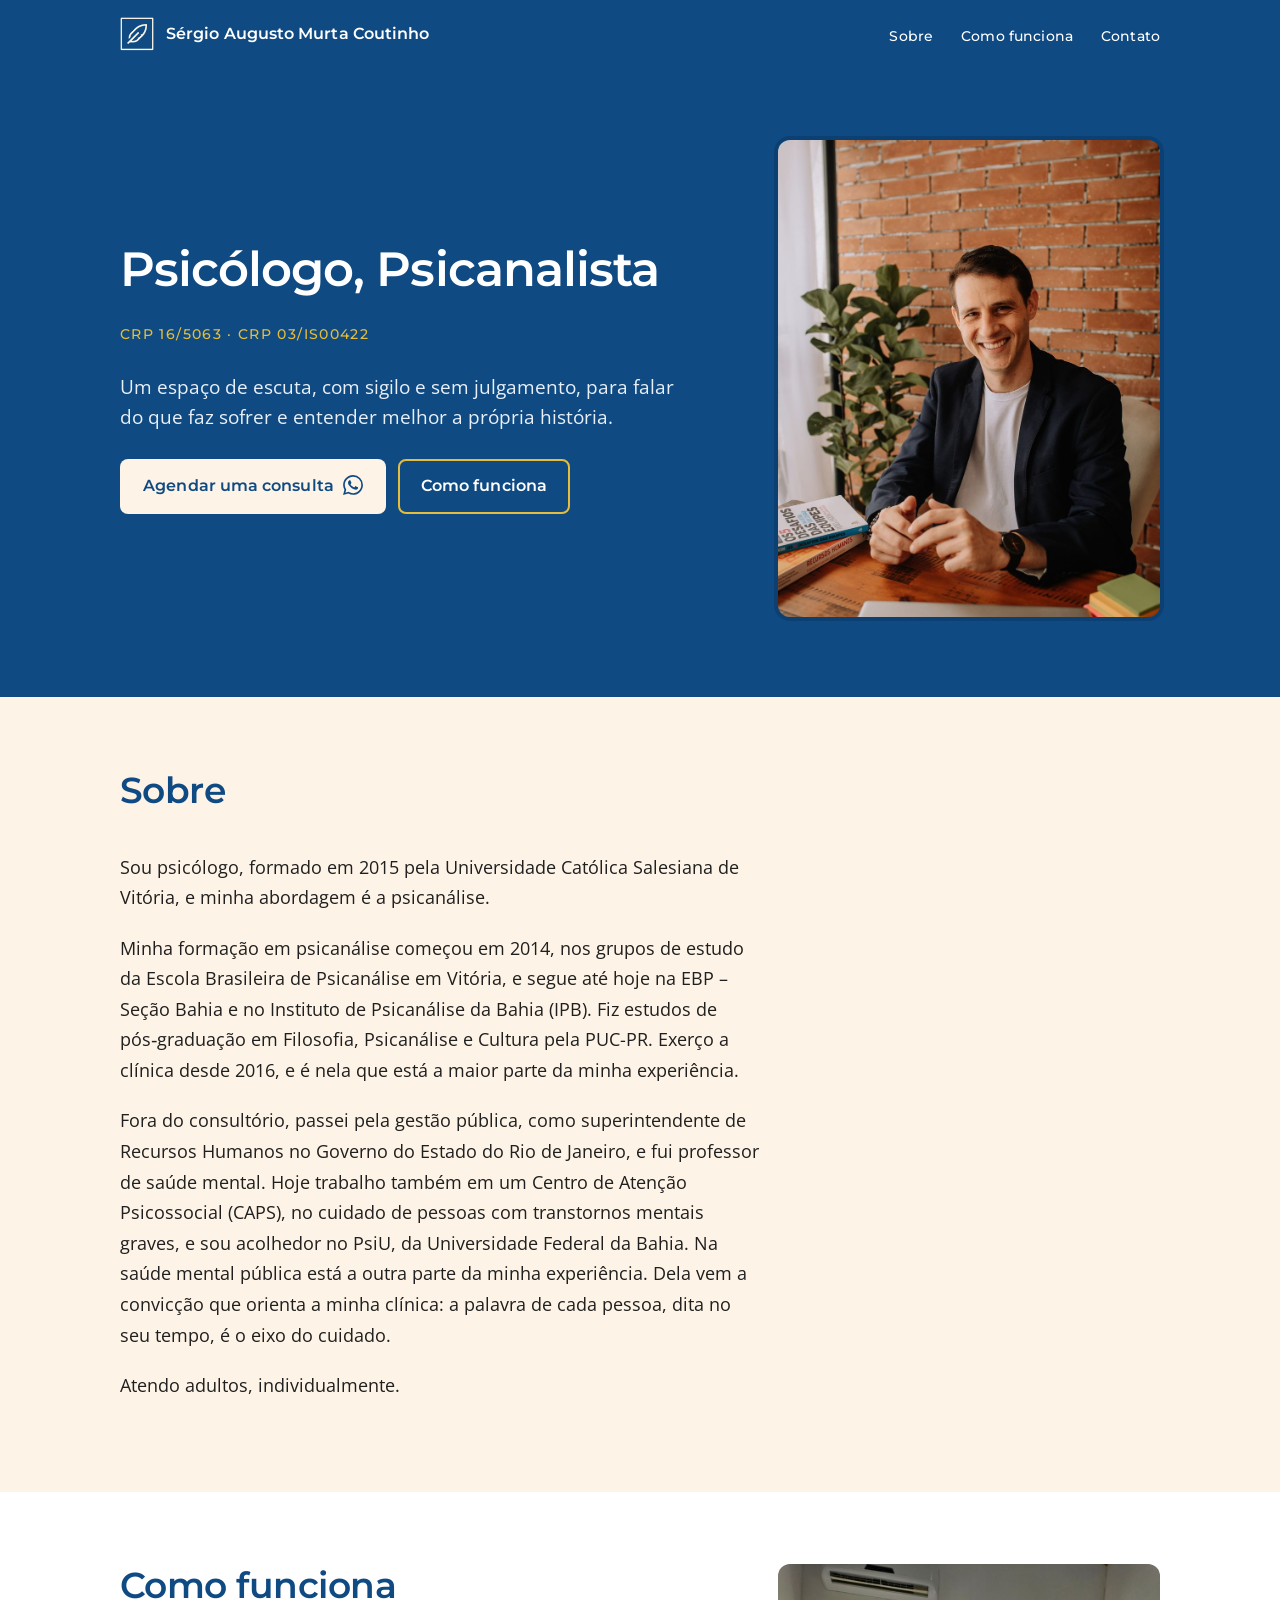
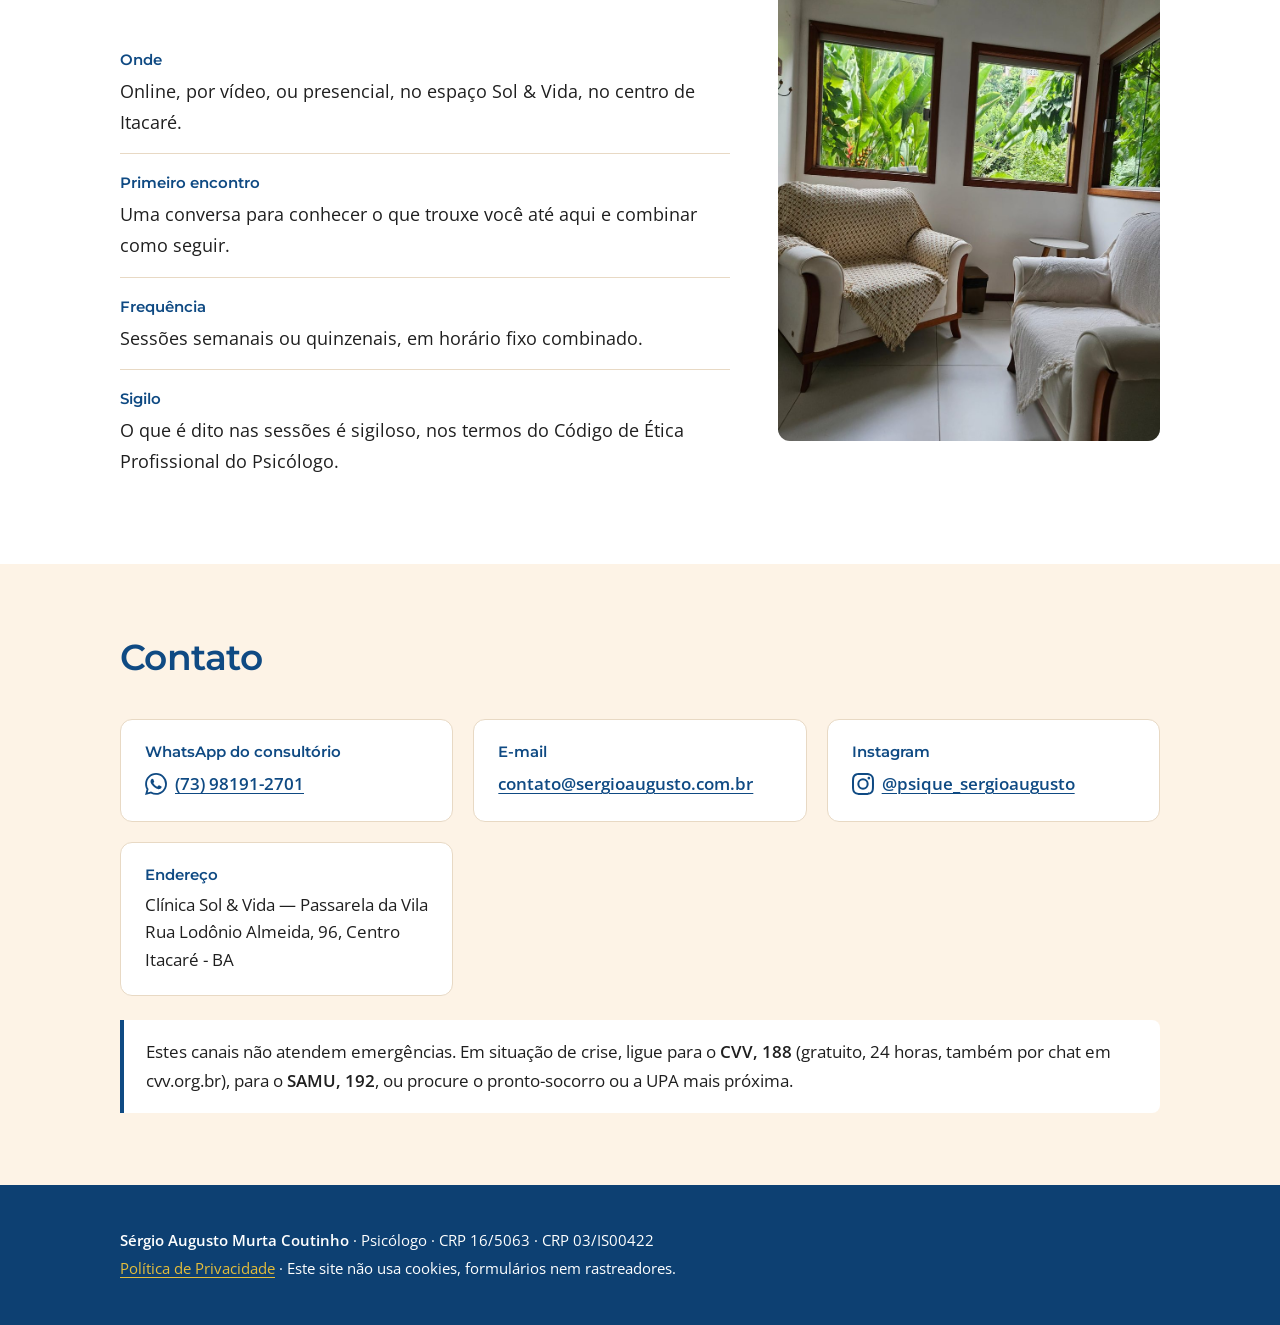
<file: index.html>
<!doctype html>
<html lang="pt-BR">
<head>
<meta charset="utf-8">
<meta name="viewport" content="width=device-width, initial-scale=1">
<title>Psicólogo, Psicanalista · Online e Itacaré (BA)</title>
<meta name="description" content="Sérgio Augusto Murta Coutinho, psicólogo, psicanalista (CRP 16/5063 · CRP 03/IS00422). Atendimento de adultos online e em Itacaré (BA).">
<meta http-equiv="Content-Security-Policy" content="default-src 'self'; img-src 'self'; style-src 'self' 'unsafe-inline'; font-src 'self'; script-src 'none'; object-src 'none'; base-uri 'self'; form-action 'none'">
<meta name="referrer" content="no-referrer">
<meta property="og:title" content="Psicólogo, Psicanalista · Online e Itacaré (BA)">
<meta property="og:description" content="Sérgio Augusto Murta Coutinho, psicólogo, psicanalista (CRP 16/5063 · CRP 03/IS00422). Atendimento de adultos online e em Itacaré (BA).">
<meta property="og:image" content="https://sergioaugusto.com.br/assets/img/compartilhar.jpg">
<meta property="og:locale" content="pt_BR">
<meta property="og:url" content="https://sergioaugusto.com.br/">
<meta property="og:type" content="website">
<link rel="icon" href="/favicon.ico" sizes="48x48">
<link rel="icon" type="image/png" sizes="16x16" href="/favicon-16x16.png">
<link rel="icon" type="image/png" sizes="32x32" href="/favicon-32x32.png">
<link rel="icon" type="image/png" sizes="96x96" href="/favicon-96x96.png">
<link rel="icon" type="image/png" sizes="192x192" href="/android-chrome-192x192.png">
<link rel="icon" type="image/png" sizes="512x512" href="/android-chrome-512x512.png">
<link rel="apple-touch-icon" sizes="180x180" href="/apple-touch-icon.png">
<link rel="preload" href="/assets/fontes/OpenSans.woff2" as="font" type="font/woff2" crossorigin>
<link rel="preload" href="/assets/fontes/Montserrat.woff2" as="font" type="font/woff2" crossorigin>
<link rel="stylesheet" href="/assets/estilo.css">
<link rel="canonical" href="https://sergioaugusto.com.br/">
<script type="application/ld+json">
{"@context": "https://schema.org", "@type": "Psychologist",
 "name": "Sérgio Augusto Murta Coutinho",
 "description": "Psicólogo, Psicanalista. Atendimento de adultos online e em Itacaré (BA).",
 "url": "https://sergioaugusto.com.br/",
 "telephone": "+55 73 98191-2701",
 "email": "contato@sergioaugusto.com.br",
 "sameAs": ["https://www.instagram.com/psique_sergioaugusto/"],
 "address": {"@type": "PostalAddress", "addressLocality": "Itacaré", "addressRegion": "BA", "addressCountry": "BR"},
 "areaServed": [{"@type": "City", "name": "Itacaré, BA"}, {"@type": "Country", "name": "Brasil"}],
 "availableService": {"@type": "MedicalTherapy", "name": "Atendimento individual de psicologia e psicanálise para adultos, online e presencial em Itacaré (BA)"},
 "identifier": [{"@type": "PropertyValue", "name": "CRP", "value": "16/5063"}, {"@type": "PropertyValue", "name": "CRP", "value": "03/IS00422"}]}
</script>
</head>
<body>
<a class="pular" href="#conteudo">Pular para o conteúdo</a>

<header class="topo">
  <div class="conteiner">
    <a class="marca" href="/"><img src="/assets/img/pena.png" alt="" width="36" height="36">Sérgio Augusto Murta Coutinho</a>
    <nav aria-label="Seções"><ul class="menu">
      <li><a href="#sobre">Sobre</a></li>
      <li><a href="#como-funciona">Como funciona</a></li>
      <li><a href="#contato">Contato</a></li>
    </ul></nav>
  </div>
</header>

<main id="conteudo">
  <section class="inicio" id="inicio">
    <div class="conteiner duas">
      <div>
        <h1>Psicólogo, Psicanalista</h1>
        <p class="linha-prof">CRP 16/5063 · CRP 03/IS00422</p>
        <p class="resumo">Um espaço de escuta, com sigilo e sem julgamento, para falar do que faz sofrer e entender melhor a própria história.</p>
        <div class="acoes">
          <a class="botao" href="https://wa.me/5573981912701">Agendar uma consulta<svg class="icone" viewBox="0 0 24 24" width="20" height="20" aria-hidden="true" focusable="false"><path fill="currentColor" d="M17.472 14.382c-.297-.149-1.758-.867-2.03-.967-.273-.099-.471-.148-.67.15-.197.297-.767.966-.94 1.164-.173.199-.347.223-.644.075-.297-.15-1.255-.463-2.39-1.475-.883-.788-1.48-1.761-1.653-2.059-.173-.297-.018-.458.13-.606.134-.133.298-.347.446-.52.149-.174.198-.298.298-.497.099-.198.05-.371-.025-.52-.075-.149-.669-1.612-.916-2.207-.242-.579-.487-.5-.669-.51-.173-.008-.371-.01-.57-.01-.198 0-.52.074-.792.372-.272.297-1.04 1.016-1.04 2.479 0 1.462 1.065 2.875 1.213 3.074.149.198 2.096 3.2 5.077 4.487.709.306 1.262.489 1.694.625.712.227 1.36.195 1.871.118.571-.085 1.758-.719 2.006-1.413.248-.694.248-1.289.173-1.413-.074-.124-.272-.198-.57-.347m-5.421 7.403h-.004a9.87 9.87 0 01-5.031-1.378l-.361-.214-3.741.982.998-3.648-.235-.374a9.86 9.86 0 01-1.51-5.26c.001-5.45 4.436-9.884 9.888-9.884 2.64 0 5.122 1.03 6.988 2.898a9.825 9.825 0 012.893 6.994c-.003 5.45-4.437 9.884-9.885 9.884m8.413-18.297A11.815 11.815 0 0012.05 0C5.495 0 .16 5.335.157 11.892c0 2.096.547 4.142 1.588 5.945L.057 24l6.305-1.654a11.882 11.882 0 005.683 1.448h.005c6.554 0 11.89-5.335 11.893-11.893a11.821 11.821 0 00-3.48-8.413z"/></svg></a>
          <a class="botao secundario" href="#como-funciona">Como funciona</a>
        </div>
      </div>
      <img class="retrato" src="/assets/img/sergio-augusto.jpg" width="900" height="1125" alt="Sérgio Augusto Murta Coutinho sentado à mesa de trabalho, sorrindo.">
    </div>
  </section>

  <section id="sobre">
    <div class="conteiner">
      <h2>Sobre</h2>
      <div class="leitura">
      <p>Sou psicólogo, formado em 2015 pela Universidade Católica Salesiana de Vitória, e minha abordagem é a psicanálise.</p>
      <p>Minha formação em psicanálise começou em 2014, nos grupos de estudo da Escola Brasileira de Psicanálise em Vitória, e segue até hoje na EBP – Seção Bahia e no Instituto de Psicanálise da Bahia (IPB). Fiz estudos de pós&#8209;graduação em Filosofia, Psicanálise e Cultura pela PUC-PR. Exerço a clínica desde 2016, e é nela que está a maior parte da minha experiência.</p>
      <p>Fora do consultório, passei pela gestão pública, como superintendente de Recursos Humanos no Governo do Estado do Rio de Janeiro, e fui professor de saúde mental. Hoje trabalho também em um Centro de Atenção Psicossocial (CAPS), no cuidado de pessoas com transtornos mentais graves, e sou acolhedor no PsiU, da Universidade Federal da Bahia. Na saúde mental pública está a outra parte da minha experiência. Dela vem a convicção que orienta a minha clínica: a palavra de cada pessoa, dita no seu tempo, é o eixo do cuidado.</p>
      <p>Atendo adultos, individualmente.</p>
      </div>
    </div>
  </section>

  <section id="como-funciona" class="alterna">
    <div class="conteiner duas">
      <div>
        <h2>Como funciona</h2>
        <ul class="passos">
          <li><strong>Onde</strong>Online, por vídeo, ou presencial, no espaço Sol &amp; Vida, no centro de Itacaré.</li>
          <li><strong>Primeiro encontro</strong>Uma conversa para conhecer o que trouxe você até aqui e combinar como seguir.</li>
          <li><strong>Frequência</strong>Sessões semanais ou quinzenais, em horário fixo combinado.</li>
          <li><strong>Sigilo</strong>O que é dito nas sessões é sigiloso, nos termos do Código de Ética Profissional do Psicólogo.</li>
        </ul>
      </div>
      <img class="foto" src="/assets/img/sala.jpg" width="900" height="1125" alt="Sala de atendimento com duas poltronas claras e janelas voltadas para o verde.">
    </div>
  </section>

  <section id="contato">
    <div class="conteiner">
      <h2>Contato</h2>
      <div class="contatos">
        <div class="cartao"><h3>WhatsApp do consultório</h3><a href="https://wa.me/5573981912701"><svg class="icone" viewBox="0 0 24 24" width="22" height="22" aria-hidden="true" focusable="false"><path fill="currentColor" d="M17.472 14.382c-.297-.149-1.758-.867-2.03-.967-.273-.099-.471-.148-.67.15-.197.297-.767.966-.94 1.164-.173.199-.347.223-.644.075-.297-.15-1.255-.463-2.39-1.475-.883-.788-1.48-1.761-1.653-2.059-.173-.297-.018-.458.13-.606.134-.133.298-.347.446-.52.149-.174.198-.298.298-.497.099-.198.05-.371-.025-.52-.075-.149-.669-1.612-.916-2.207-.242-.579-.487-.5-.669-.51-.173-.008-.371-.01-.57-.01-.198 0-.52.074-.792.372-.272.297-1.04 1.016-1.04 2.479 0 1.462 1.065 2.875 1.213 3.074.149.198 2.096 3.2 5.077 4.487.709.306 1.262.489 1.694.625.712.227 1.36.195 1.871.118.571-.085 1.758-.719 2.006-1.413.248-.694.248-1.289.173-1.413-.074-.124-.272-.198-.57-.347m-5.421 7.403h-.004a9.87 9.87 0 01-5.031-1.378l-.361-.214-3.741.982.998-3.648-.235-.374a9.86 9.86 0 01-1.51-5.26c.001-5.45 4.436-9.884 9.888-9.884 2.64 0 5.122 1.03 6.988 2.898a9.825 9.825 0 012.893 6.994c-.003 5.45-4.437 9.884-9.885 9.884m8.413-18.297A11.815 11.815 0 0012.05 0C5.495 0 .16 5.335.157 11.892c0 2.096.547 4.142 1.588 5.945L.057 24l6.305-1.654a11.882 11.882 0 005.683 1.448h.005c6.554 0 11.89-5.335 11.893-11.893a11.821 11.821 0 00-3.48-8.413z"/></svg>(73) 98191-2701</a></div>
        <div class="cartao"><h3>E-mail</h3><a href="mailto:contato@sergioaugusto.com.br">contato@sergioaugusto.com.br</a></div>
        <div class="cartao"><h3>Instagram</h3><a href="https://www.instagram.com/psique_sergioaugusto/" rel="noopener"><svg class="icone" viewBox="0 0 24 24" width="22" height="22" aria-hidden="true" focusable="false"><path fill="currentColor" d="M12 2.2c3.2 0 3.6 0 4.8.1 1.2.1 1.8.2 2.2.4.6.2 1 .5 1.4.9.4.4.7.8.9 1.4.2.4.4 1 .4 2.2.1 1.3.1 1.6.1 4.8s0 3.6-.1 4.8c-.1 1.2-.2 1.8-.4 2.2-.2.6-.5 1-.9 1.4-.4.4-.8.7-1.4.9-.4.2-1 .4-2.2.4-1.3.1-1.6.1-4.8.1s-3.6 0-4.8-.1c-1.2-.1-1.8-.2-2.2-.4-.6-.2-1-.5-1.4-.9-.4-.4-.7-.8-.9-1.4-.2-.4-.4-1-.4-2.2-.1-1.3-.1-1.6-.1-4.8s0-3.6.1-4.8c.1-1.2.2-1.8.4-2.2.2-.6.5-1 .9-1.4.4-.4.8-.7 1.4-.9.4-.2 1-.4 2.2-.4 1.2-.1 1.6-.1 4.8-.1M12 0C8.7 0 8.3 0 7.1.1 5.8.1 4.9.3 4.1.6c-.8.3-1.5.7-2.1 1.4C1.3 2.6.9 3.3.6 4.1.3 4.9.1 5.8.1 7.1 0 8.3 0 8.7 0 12s0 3.7.1 4.9c.1 1.3.3 2.2.6 2.9.3.8.7 1.5 1.4 2.1.7.7 1.3 1.1 2.1 1.4.8.3 1.6.5 2.9.6 1.2.1 1.6.1 4.9.1s3.7 0 4.9-.1c1.3-.1 2.2-.3 2.9-.6.8-.3 1.5-.7 2.1-1.4.7-.7 1.1-1.3 1.4-2.1.3-.8.5-1.6.6-2.9.1-1.2.1-1.6.1-4.9s0-3.7-.1-4.9c-.1-1.3-.3-2.2-.6-2.9-.3-.8-.7-1.5-1.4-2.1-.7-.7-1.3-1.1-2.1-1.4-.8-.3-1.6-.5-2.9-.6C15.7 0 15.3 0 12 0zm0 5.8a6.2 6.2 0 100 12.4 6.2 6.2 0 000-12.4zM12 16a4 4 0 110-8 4 4 0 010 8zm6.4-11.8a1.4 1.4 0 100 2.9 1.4 1.4 0 000-2.9z"/></svg>@psique_sergioaugusto</a></div>
        <div class="cartao"><h3>Endereço</h3><p>Clínica Sol &amp; Vida — Passarela da Vila<br>Rua Lodônio Almeida, 96, Centro<br>Itacaré - BA</p></div>
      </div>
      <p class="aviso">Estes canais não atendem emergências. Em situação de crise, ligue para o <strong>CVV, 188</strong> (gratuito, 24 horas, também por chat em cvv.org.br), para o <strong>SAMU, 192</strong>, ou procure o pronto-socorro ou a UPA mais próxima.</p>
    </div>
  </section>
</main>

<footer class="rodape">
  <div class="conteiner">
    <p><strong>Sérgio Augusto Murta Coutinho</strong> · Psicólogo · CRP 16/5063 · CRP 03/IS00422</p>
    <p><a href="/privacidade/">Política de Privacidade</a> · Este site não usa cookies, formulários nem rastreadores.</p>
  </div>
</footer>
</body>
</html>
</file>
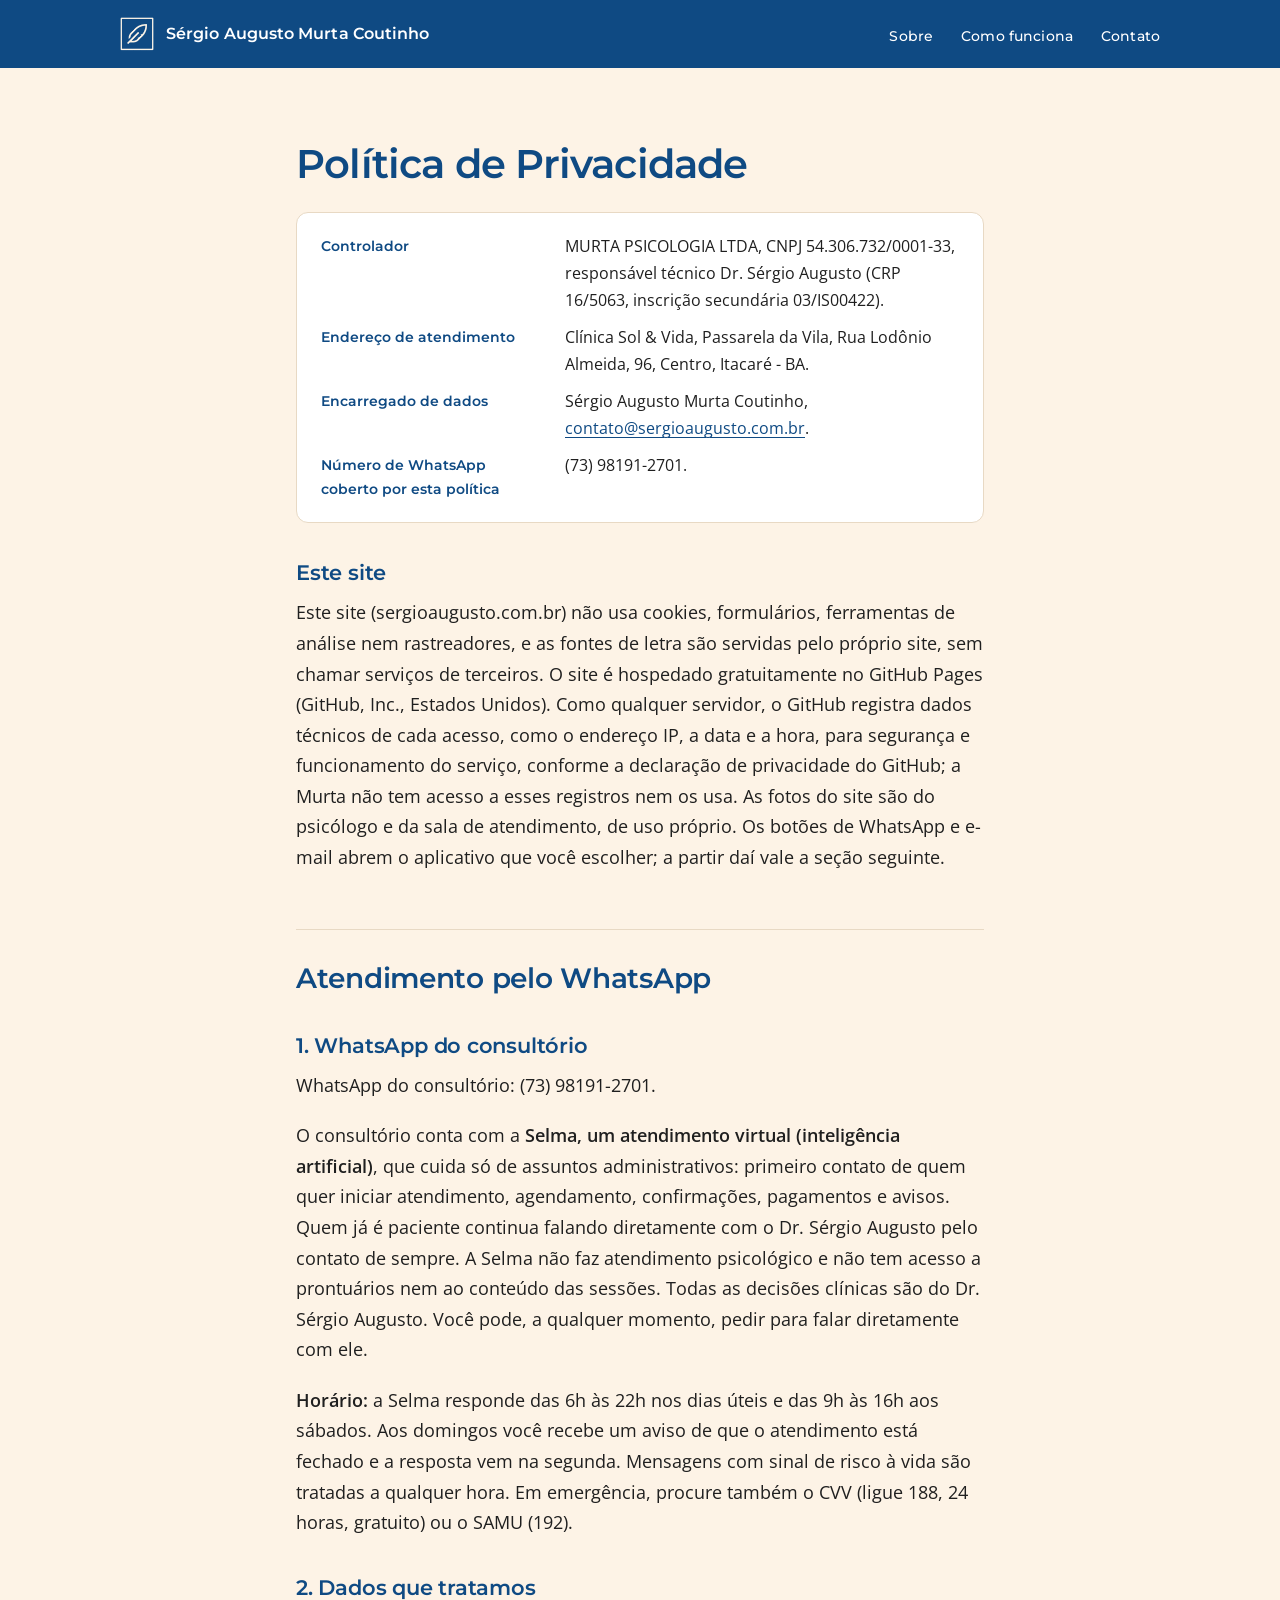
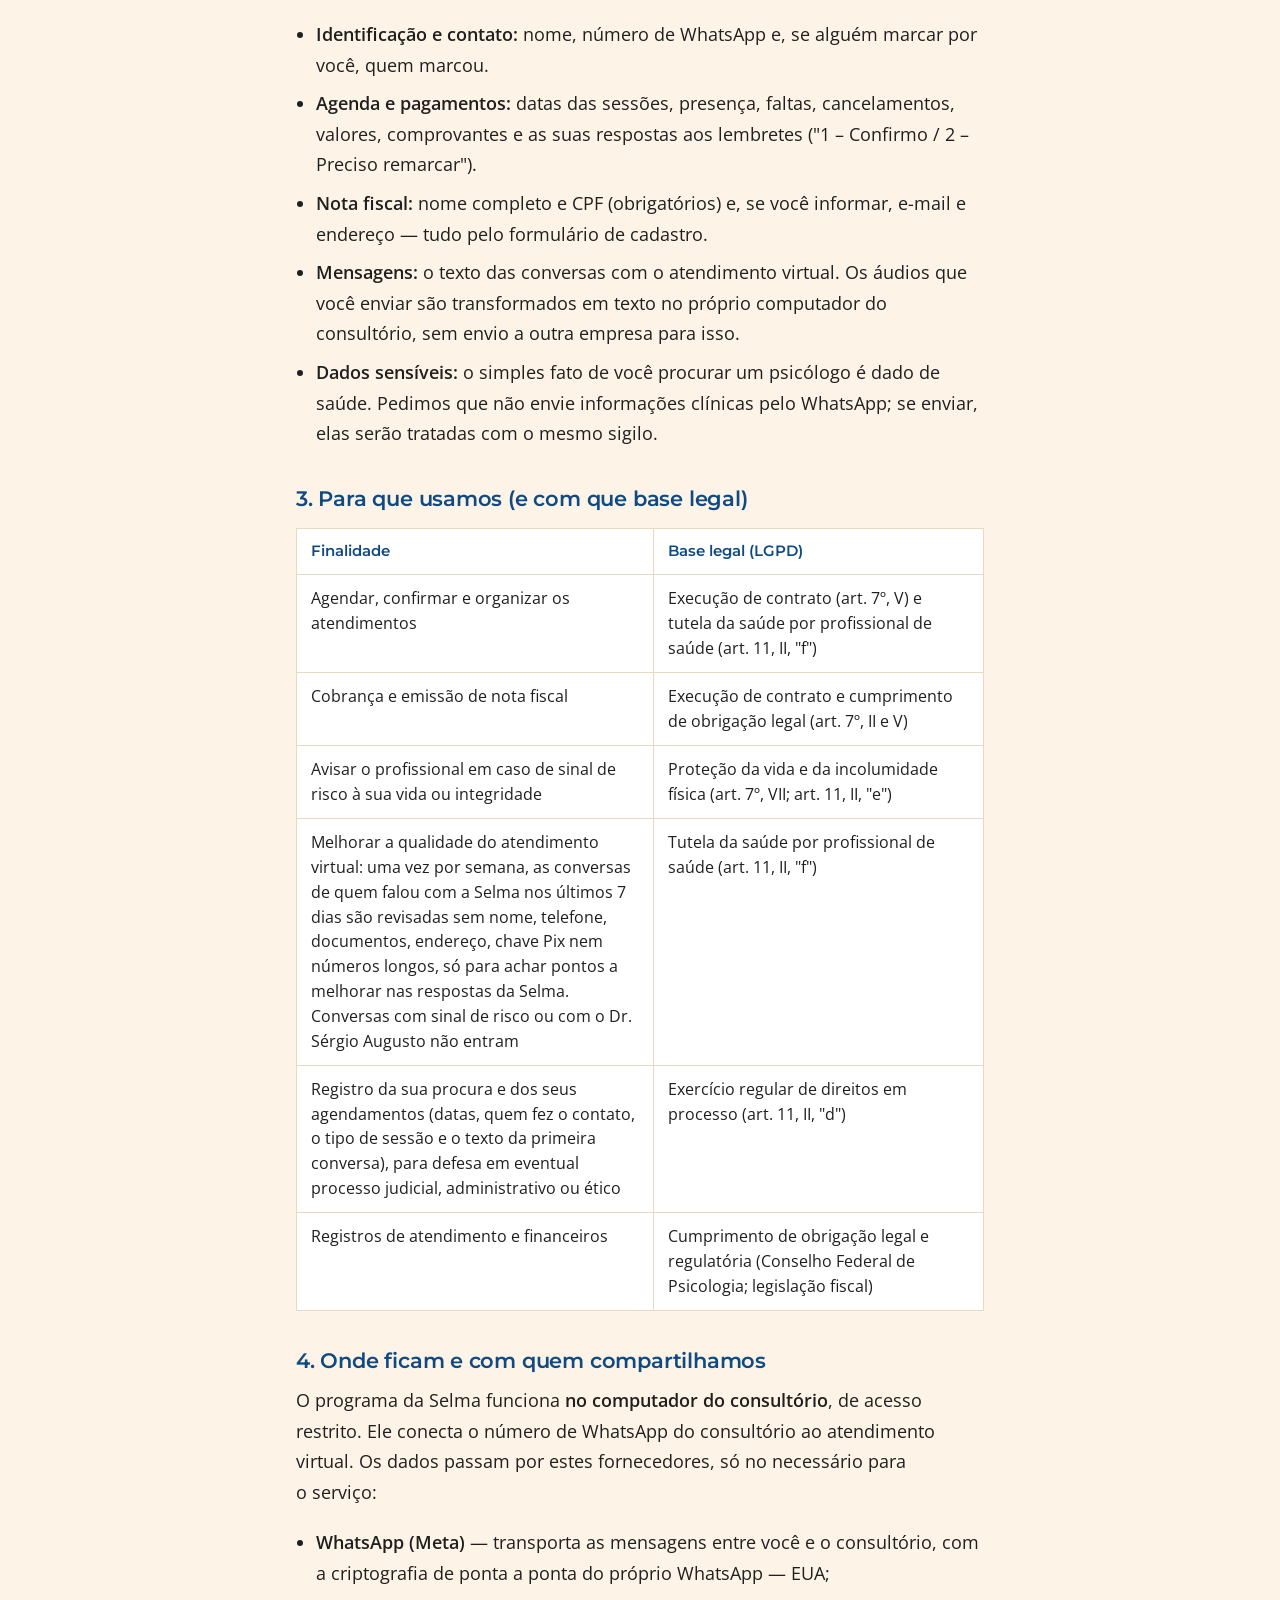
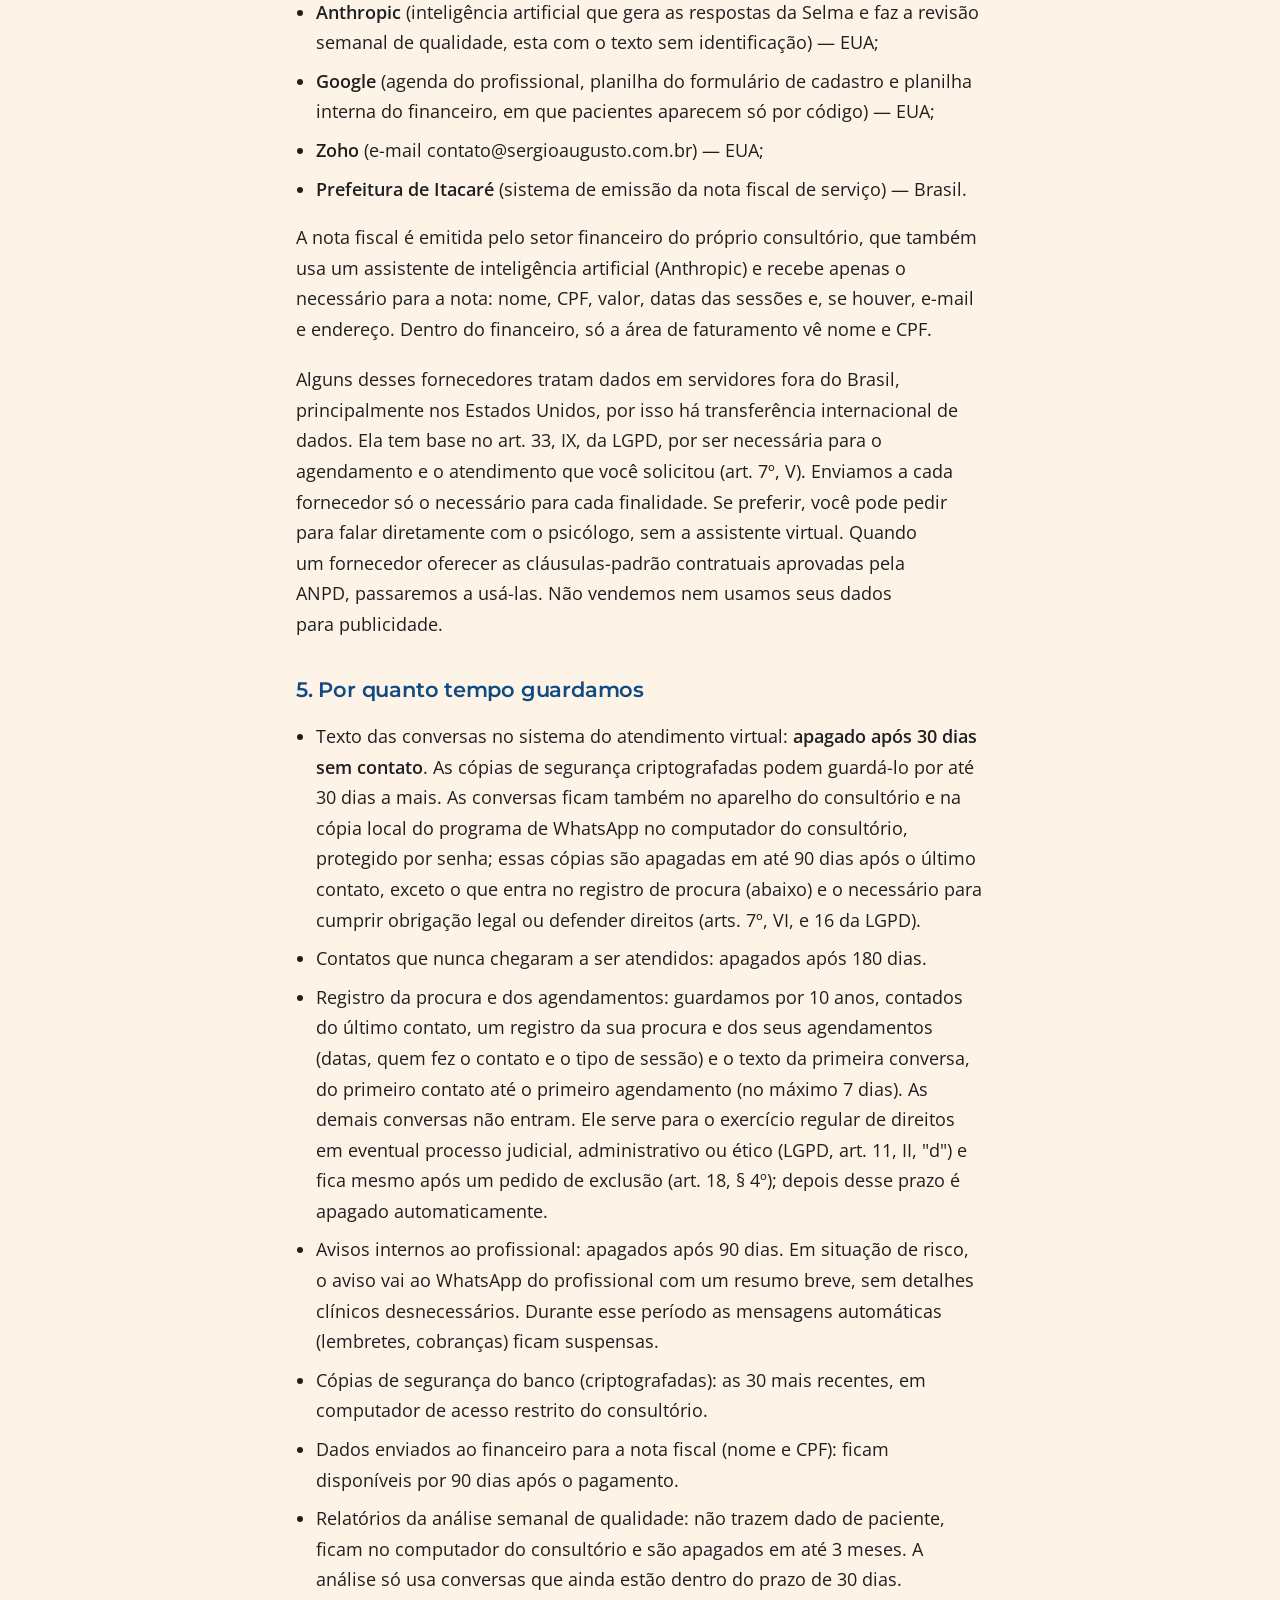
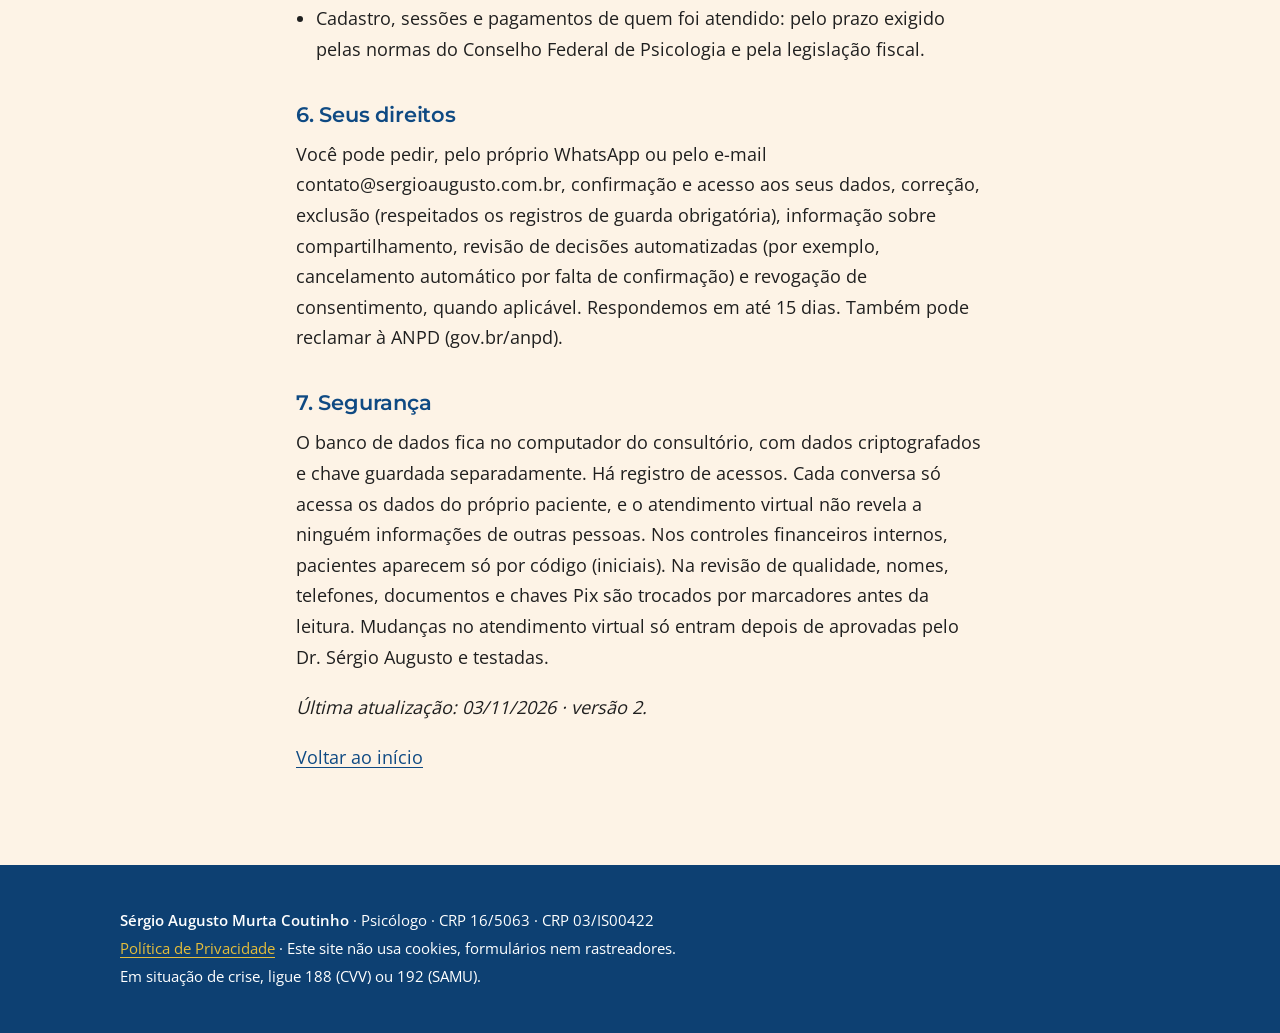
<file: privacidade/index.html>
<!doctype html>
<html lang="pt-BR">
<head>
<meta charset="utf-8">
<meta name="viewport" content="width=device-width, initial-scale=1">
<title>Política de Privacidade · Sérgio Augusto Murta Coutinho</title>
<meta name="description" content="Sérgio Augusto Murta Coutinho, psicólogo e psicanalista (CRP 16/5063 · CRP 03/IS00422). Atendimento de adultos online e em Itacaré (BA).">
<meta http-equiv="Content-Security-Policy" content="default-src 'self'; img-src 'self'; style-src 'self' 'unsafe-inline'; font-src 'self'; script-src 'none'; object-src 'none'; base-uri 'self'; form-action 'none'">
<meta name="referrer" content="no-referrer">
<meta property="og:title" content="Sérgio Augusto Murta Coutinho · Psicólogo">
<meta property="og:description" content="Como o site e o atendimento pelo WhatsApp do consultório tratam dados pessoais, por quanto tempo guardam e quais são os seus direitos (LGPD).">
<meta property="og:image" content="https://sergioaugusto.com.br/assets/img/compartilhar.jpg">
<meta property="og:locale" content="pt_BR">
<link rel="icon" href="/favicon.ico" sizes="48x48">
<link rel="icon" type="image/png" sizes="16x16" href="/favicon-16x16.png">
<link rel="icon" type="image/png" sizes="32x32" href="/favicon-32x32.png">
<link rel="icon" type="image/png" sizes="96x96" href="/favicon-96x96.png">
<link rel="icon" type="image/png" sizes="192x192" href="/android-chrome-192x192.png">
<link rel="icon" type="image/png" sizes="512x512" href="/android-chrome-512x512.png">
<link rel="apple-touch-icon" sizes="180x180" href="/apple-touch-icon.png">
<link rel="preload" href="/assets/fontes/OpenSans.woff2" as="font" type="font/woff2" crossorigin>
<link rel="preload" href="/assets/fontes/Montserrat.woff2" as="font" type="font/woff2" crossorigin>
<link rel="stylesheet" href="/assets/estilo.css">
<meta name="robots" content="noindex">
<link rel="canonical" href="https://sergioaugusto.com.br/privacidade/">
</head>
<body>
<a class="pular" href="#conteudo">Pular para o conteúdo</a>

<header class="topo">
  <div class="conteiner">
    <a class="marca" href="/"><img src="/assets/img/pena.png" alt="" width="36" height="36">Sérgio Augusto Murta Coutinho</a>
    <nav aria-label="Seções"><ul class="menu">
      <li><a href="/#sobre">Sobre</a></li>
      <li><a href="/#como-funciona">Como funciona</a></li>
      <li><a href="/#contato">Contato</a></li>
    </ul></nav>
  </div>
</header>

<main id="conteudo">
<section><div class="conteiner texto-legal">
<h1>Política de Privacidade</h1>
<div class="ficha"><dl>
<dt>Controlador</dt><dd>MURTA PSICOLOGIA LTDA, CNPJ 54.306.732/0001-33, responsável técnico Dr. Sérgio Augusto (CRP 16/5063, inscrição secundária 03/IS00422).</dd>
<dt>Endereço de atendimento</dt><dd>Clínica Sol &amp; Vida, Passarela da Vila, Rua Lodônio Almeida, 96, Centro, Itacaré - BA.</dd>
<dt>Encarregado de dados</dt><dd>Sérgio Augusto Murta Coutinho, <a href="mailto:contato@sergioaugusto.com.br">contato@sergioaugusto.com.br</a>.</dd>
<dt>Número de WhatsApp coberto por esta política</dt><dd>(73) 98191-2701.</dd>
</dl></div>
<h2>Este site</h2>
<p>Este site (sergioaugusto.com.br) não usa cookies, formulários, ferramentas de análise nem rastreadores, e as fontes de letra são servidas pelo próprio site, sem chamar serviços de terceiros. O site é hospedado gratuitamente no GitHub Pages (GitHub, Inc., Estados Unidos). Como qualquer servidor, o GitHub registra dados técnicos de cada acesso, como o endereço IP, a data e a hora, para segurança e funcionamento do serviço, conforme a declaração de privacidade do GitHub; a Murta não tem acesso a esses registros nem os usa. As fotos do site são do psicólogo e da sala de atendimento, de uso próprio. Os botões de WhatsApp e e-mail abrem o aplicativo que você escolher; a partir daí vale a seção seguinte.</p>
<h2 class="parte">Atendimento pelo WhatsApp</h2>
<h2>1. WhatsApp do consultório</h2>
<p>WhatsApp do consultório: (73) 98191-2701.</p>
<p>O consultório conta com a <strong>Selma, um atendimento virtual (inteligência artificial)</strong>, que cuida só de assuntos administrativos: primeiro contato de quem quer iniciar atendimento, agendamento, confirmações, pagamentos e avisos. Quem já é paciente continua falando diretamente com o Dr. Sérgio Augusto pelo contato de sempre. A Selma não faz atendimento psicológico e não tem acesso a prontuários nem ao conteúdo das sessões. Todas as decisões clínicas são do Dr. Sérgio Augusto. Você pode, a qualquer momento, pedir para falar diretamente com ele.</p>
<p><strong>Horário:</strong> a Selma responde das 6h às 22h nos dias úteis e das 9h às 16h aos sábados. Aos domingos você recebe um aviso de que o atendimento está fechado e a resposta vem na segunda. Mensagens com sinal de risco à vida são tratadas a qualquer hora. Em emergência, procure também o CVV (ligue 188, 24 horas, gratuito) ou o SAMU (192).</p>
<h2>2. Dados que tratamos</h2>
<ul><li><strong>Identificação e contato:</strong> nome, número de WhatsApp e, se alguém marcar por você, quem marcou.</li><li><strong>Agenda e pagamentos:</strong> datas das sessões, presença, faltas, cancelamentos, valores, comprovantes e as suas respostas aos lembretes ("1 – Confirmo / 2 – Preciso remarcar").</li><li><strong>Nota fiscal:</strong> nome completo e CPF (obrigatórios) e, se você informar, e-mail e endereço — tudo pelo formulário de cadastro.</li><li><strong>Mensagens:</strong> o texto das conversas com o atendimento virtual. Os áudios que você enviar são transformados em texto no próprio computador do consultório, sem envio a outra empresa para isso.</li><li><strong>Dados sensíveis:</strong> o simples fato de você procurar um psicólogo é dado de saúde. Pedimos que não envie informações clínicas pelo WhatsApp; se enviar, elas serão tratadas com o mesmo sigilo.</li></ul>
<h2>3. Para que usamos (e com que base legal)</h2>
<table><tr><th>Finalidade</th><th>Base legal (LGPD)</th></tr><tr><td>Agendar, confirmar e organizar os atendimentos</td><td>Execução de contrato (art. 7º, V) e tutela da saúde por profissional de saúde (art. 11, II, "f")</td></tr><tr><td>Cobrança e emissão de nota fiscal</td><td>Execução de contrato e cumprimento de obrigação legal (art. 7º, II e V)</td></tr><tr><td>Avisar o profissional em caso de sinal de risco à sua vida ou integridade</td><td>Proteção da vida e da incolumidade física (art. 7º, VII; art. 11, II, "e")</td></tr><tr><td>Melhorar a qualidade do atendimento virtual: uma vez por semana, as conversas de quem falou com a Selma nos últimos 7 dias são revisadas sem nome, telefone, documentos, endereço, chave Pix nem números longos, só para achar pontos a melhorar nas respostas da Selma. Conversas com sinal de risco ou com o Dr. Sérgio Augusto não entram</td><td>Tutela da saúde por profissional de saúde (art. 11, II, "f")</td></tr><tr><td>Registro da sua procura e dos seus agendamentos (datas, quem fez o contato, o tipo de sessão e o texto da primeira conversa), para defesa em eventual processo judicial, administrativo ou ético</td><td>Exercício regular de direitos em processo (art. 11, II, "d")</td></tr><tr><td>Registros de atendimento e financeiros</td><td>Cumprimento de obrigação legal e regulatória (Conselho Federal de Psicologia; legislação fiscal)</td></tr></table>
<h2>4. Onde ficam e com quem compartilhamos</h2>
<p>O programa da Selma funciona <strong>no computador do consultório</strong>, de acesso restrito. Ele conecta o número de WhatsApp do consultório ao atendimento virtual. Os dados passam por estes fornecedores, só no necessário para o serviço:</p>
<ul><li><strong>WhatsApp (Meta)</strong> — transporta as mensagens entre você e o consultório, com a criptografia de ponta a ponta do próprio WhatsApp — EUA;</li><li><strong>Anthropic</strong> (inteligência artificial que gera as respostas da Selma e faz a revisão semanal de qualidade, esta com o texto sem identificação) — EUA;</li><li><strong>Google</strong> (agenda do profissional, planilha do formulário de cadastro e planilha interna do financeiro, em que pacientes aparecem só por código) — EUA;</li><li><strong>Zoho</strong> (e-mail contato@sergioaugusto.com.br) — EUA;</li><li><strong>Prefeitura de Itacaré</strong> (sistema de emissão da nota fiscal de serviço) — Brasil.</li></ul>
<p>A nota fiscal é emitida pelo setor financeiro do próprio consultório, que também usa um assistente de inteligência artificial (Anthropic) e recebe apenas o necessário para a nota: nome, CPF, valor, datas das sessões e, se houver, e-mail e endereço. Dentro do financeiro, só a área de faturamento vê nome e CPF.</p>
<p>Alguns desses fornecedores tratam dados em servidores fora do Brasil, principalmente nos Estados Unidos, por isso há transferência internacional de dados. Ela tem base no art. 33, IX, da LGPD, por ser necessária para o agendamento e o atendimento que você solicitou (art. 7º, V). Enviamos a cada fornecedor só o necessário para cada finalidade. Se preferir, você pode pedir para falar diretamente com o psicólogo, sem a assistente virtual. Quando um fornecedor oferecer as cláusulas-padrão contratuais aprovadas pela ANPD, passaremos a usá-las. Não vendemos nem usamos seus dados para publicidade.</p>
<h2>5. Por quanto tempo guardamos</h2>
<ul><li>Texto das conversas no sistema do atendimento virtual: <strong>apagado após 30 dias sem contato</strong>. As cópias de segurança criptografadas podem guardá-lo por até 30 dias a mais. As conversas ficam também no aparelho do consultório e na cópia local do programa de WhatsApp no computador do consultório, protegido por senha; essas cópias são apagadas em até 90 dias após o último contato, exceto o que entra no registro de procura (abaixo) e o necessário para cumprir obrigação legal ou defender direitos (arts. 7º, VI, e 16 da LGPD).</li><li>Contatos que nunca chegaram a ser atendidos: apagados após 180 dias.</li><li>Registro da procura e dos agendamentos: guardamos por 10 anos, contados do último contato, um registro da sua procura e dos seus agendamentos (datas, quem fez o contato e o tipo de sessão) e o texto da primeira conversa, do primeiro contato até o primeiro agendamento (no máximo 7 dias). As demais conversas não entram. Ele serve para o exercício regular de direitos em eventual processo judicial, administrativo ou ético (LGPD, art. 11, II, "d") e fica mesmo após um pedido de exclusão (art. 18, § 4º); depois desse prazo é apagado automaticamente.</li><li>Avisos internos ao profissional: apagados após 90 dias. Em situação de risco, o aviso vai ao WhatsApp do profissional com um resumo breve, sem detalhes clínicos desnecessários. Durante esse período as mensagens automáticas (lembretes, cobranças) ficam suspensas.</li><li>Cópias de segurança do banco (criptografadas): as 30 mais recentes, em computador de acesso restrito do consultório.</li><li>Dados enviados ao financeiro para a nota fiscal (nome e CPF): ficam disponíveis por 90 dias após o pagamento.</li><li>Relatórios da análise semanal de qualidade: não trazem dado de paciente, ficam no computador do consultório e são apagados em até 3 meses. A análise só usa conversas que ainda estão dentro do prazo de 30 dias.</li><li>Cadastro, sessões e pagamentos de quem foi atendido: pelo prazo exigido pelas normas do Conselho Federal de Psicologia e pela legislação fiscal.</li></ul>
<h2>6. Seus direitos</h2>
<p>Você pode pedir, pelo próprio WhatsApp ou pelo e-mail contato@sergioaugusto.com.br, confirmação e acesso aos seus dados, correção, exclusão (respeitados os registros de guarda obrigatória), informação sobre compartilhamento, revisão de decisões automatizadas (por exemplo, cancelamento automático por falta de confirmação) e revogação de consentimento, quando aplicável. Respondemos em até 15 dias. Também pode reclamar à ANPD (gov.br/anpd).</p>
<h2>7. Segurança</h2>
<p>O banco de dados fica no computador do consultório, com dados criptografados e chave guardada separadamente. Há registro de acessos. Cada conversa só acessa os dados do próprio paciente, e o atendimento virtual não revela a ninguém informações de outras pessoas. Nos controles financeiros internos, pacientes aparecem só por código (iniciais). Na revisão de qualidade, nomes, telefones, documentos e chaves Pix são trocados por marcadores antes da leitura. Mudanças no atendimento virtual só entram depois de aprovadas pelo Dr. Sérgio Augusto e testadas.</p>
<p><em>Última atualização: 03/11/2026 · versão 2.</em></p>
<p><a href="/">Voltar ao início</a></p>
</div></section>
</main>

<footer class="rodape">
  <div class="conteiner">
    <p><strong>Sérgio Augusto Murta Coutinho</strong> · Psicólogo · CRP 16/5063 · CRP 03/IS00422</p>
    <p><a href="/privacidade/">Política de Privacidade</a> · Este site não usa cookies, formulários nem rastreadores.</p>
    <p>Em situação de crise, ligue 188 (CVV) ou 192 (SAMU).</p>
  </div>
</footer>
</body>
</html>
</file>
<file: assets/estilo.css>
/* Design System Murta — fontes servidas pelo próprio site (OFL, woff2 latino), nenhum serviço externo */
@font-face{font-family:"Montserrat";src:url("fontes/Montserrat.woff2") format("woff2");font-weight:100 900;font-display:swap}
@font-face{font-family:"Open Sans";src:url("fontes/OpenSans.woff2") format("woff2");font-weight:300 800;font-display:swap}

:root{
  --azul:#0F4A83;
  --folhagem:#0D4072;
  --creme:#FDF3E6;
  --dourado:#E4BD3C; /* só sobre azul */
  --tinta:#1F1F1F;
  --tinta-2:#4A4A4A;
  --borda:#E8D9C4;
  --larg:68rem;
  --leitura:40rem;   /* ~70 caracteres por linha */
}
*{box-sizing:border-box}
html{scroll-behavior:smooth;-webkit-text-size-adjust:100%}
body{margin:0;font-family:"Open Sans",system-ui,-apple-system,"Segoe UI",Roboto,sans-serif;font-weight:400;font-size:1.125rem;line-height:1.7;color:var(--tinta);background:var(--creme);-webkit-font-smoothing:antialiased;text-rendering:optimizeLegibility}
h1,h2,h3{font-family:"Montserrat",system-ui,sans-serif;font-weight:600;line-height:1.2;letter-spacing:-.015em;color:var(--azul);margin:0 0 .6em;text-wrap:balance}
h2{font-size:clamp(1.65rem,1.2rem + 1.6vw,2.25rem);margin-bottom:1.1em}
h3{font-size:.95rem;font-weight:600;letter-spacing:0}
p{margin:0 0 1.1em;text-wrap:pretty}
strong{font-weight:600}
a{color:var(--azul);text-underline-offset:3px;text-decoration-thickness:1px}
a:focus-visible,.botao:focus-visible{outline:3px solid var(--dourado);outline-offset:3px}
img{max-width:100%;height:auto;display:block}
.pular{position:absolute;left:-999px}
.pular:focus{left:1rem;top:1rem;background:#fff;padding:.5rem 1rem;z-index:10}
.conteiner{max-width:var(--larg);margin:0 auto;padding:0 1.5rem}

/* Cabeçalho (azul: dourado permitido) */
.topo{background:var(--azul);color:#fff;position:sticky;top:0;z-index:5}
.topo .conteiner{display:flex;align-items:center;justify-content:space-between;gap:1rem;min-height:4.25rem}
.marca{display:flex;align-items:center;gap:.75rem;color:#fff;text-decoration:none;font-family:"Montserrat",sans-serif;font-weight:600;font-size:1rem;letter-spacing:.005em}
.marca img{width:34px;height:34px}
.menu{display:flex;flex-wrap:wrap;gap:.25rem 1.75rem;list-style:none;margin:0;padding:0}
.menu a{color:#fff;text-decoration:none;font-family:"Montserrat",sans-serif;font-weight:500;font-size:.9rem;letter-spacing:.01em}
.menu a:hover{color:var(--dourado)}

/* Início */
.inicio{background:var(--azul);color:#fff;padding:4.5rem 0 5rem}
.inicio .duas{align-items:center}
.inicio h1{color:#fff;font-size:clamp(2rem,1.3rem + 2.6vw,3rem);line-height:1.12;letter-spacing:-.02em;margin-bottom:.55em;max-width:15em}
.linha-prof{font-family:"Montserrat",sans-serif;color:var(--dourado);font-weight:500;letter-spacing:.1em;font-size:.85rem;margin-bottom:1.6rem}
.inicio .resumo{font-size:1.2rem;line-height:1.6;color:#EAF0F7;max-width:30em;margin-bottom:1.6rem}
.inicio .retrato{border-radius:.75rem;box-shadow:0 0 0 4px var(--folhagem)}
.acoes{display:flex;flex-wrap:wrap;gap:.75rem}
.botao{display:inline-block;background:var(--creme);color:var(--azul);font-family:"Montserrat",sans-serif;font-weight:600;font-size:.98rem;letter-spacing:.005em;padding:.9rem 1.45rem;border-radius:.5rem;text-decoration:none}
.botao:hover{background:#fff}
.botao .icone{display:inline-block;vertical-align:-.28em;margin-left:.55rem}
.cartao .icone{display:inline-block;vertical-align:-.3em;margin-right:.5rem}
.botao.secundario{background:transparent;color:#fff;border:2px solid var(--dourado);padding:calc(.9rem - 2px) calc(1.45rem - 2px)}

/* Seções sobre creme (sem dourado) */
section{padding:4.5rem 0;scroll-margin-top:4.5rem}
section.alterna{background:#fff}
.duas{display:grid;grid-template-columns:minmax(0,1.6fr) minmax(0,1fr);gap:3rem;align-items:start}
.leitura{max-width:var(--leitura)}
.foto{border-radius:.75rem}

/* Como funciona: um item por parágrafo, com a palavra-chave em destaque */
.passos{list-style:none;margin:0;padding:0}
.passos li{padding:1rem 0;border-top:1px solid var(--borda)}
.passos li:first-child{border-top:0;padding-top:0}
.passos strong{display:block;font-family:"Montserrat",sans-serif;font-weight:600;font-size:.95rem;color:var(--azul);margin-bottom:.2rem}

/* Contato */
.contatos{display:grid;grid-template-columns:repeat(auto-fit,minmax(16rem,1fr));gap:1.25rem;margin:0 0 1.5rem}
.cartao{background:#fff;border:1px solid var(--borda);border-radius:.75rem;padding:1.4rem 1.5rem}
.cartao h3{font-size:.95rem;color:var(--azul);margin-bottom:.45rem}
.cartao a{font-weight:600;font-size:1.0625rem;word-break:break-word}
.cartao p{font-size:1.0625rem;line-height:1.6;margin:0}
.aviso{border-left:4px solid var(--azul);background:#fff;padding:1.1rem 1.4rem;border-radius:0 .5rem .5rem 0;font-size:1.0625rem;margin:0}

/* Marcador de revisão: some quando todo [VERIFICAR] for resolvido */
.verificar{background:#FFF1B8;color:#5A4500;padding:0 .25em;border-radius:.2em;font-weight:600}

/* Rodapé (azul: dourado permitido) */
.rodape{background:var(--folhagem);color:#fff;padding:2.5rem 0;font-size:.92rem;line-height:1.6}
.rodape a{color:var(--dourado)}
.rodape p{margin:.3em 0}

/* Página de privacidade */
.texto-legal{max-width:46rem}
.texto-legal h1{font-size:clamp(1.9rem,1.3rem + 2vw,2.5rem);letter-spacing:-.02em}
.texto-legal h2{font-size:1.3rem;margin:2.4rem 0 .7rem;letter-spacing:-.01em}
.texto-legal h2.parte{font-size:1.75rem;margin-top:3.5rem;padding-top:2rem;border-top:1px solid var(--borda)}
.texto-legal ul{padding-left:1.25rem}
.texto-legal li{margin-bottom:.5rem}
.texto-legal .ficha{background:#fff;border:1px solid var(--borda);border-radius:.75rem;padding:1.25rem 1.5rem;font-size:1rem}
.texto-legal .ficha dl{display:grid;grid-template-columns:max-content 1fr;gap:.6rem 1.25rem;margin:0}
.texto-legal .ficha dt{font-family:"Montserrat",sans-serif;font-weight:600;font-size:.875rem;color:var(--azul);padding-top:.15em;max-width:14rem}
.texto-legal .ficha dd{margin:0}
.texto-legal table{border-collapse:collapse;table-layout:fixed;width:100%;font-size:1rem;line-height:1.55;margin:1rem 0 1.4rem;background:#fff}
.texto-legal th,.texto-legal td{border:1px solid var(--borda);padding:.7rem .85rem;text-align:left;vertical-align:top}
.texto-legal th:first-child,.texto-legal td:first-child{width:52%}
.texto-legal th{font-family:"Montserrat",sans-serif;font-weight:600;font-size:.92rem;color:var(--azul)}

@media (max-width:720px){
  body{font-size:1.0625rem}
  section{padding:3.5rem 0}
  .inicio{padding:2.5rem 0 3.5rem}
  .duas{grid-template-columns:1fr;gap:2rem}
  .inicio .retrato{max-width:18rem;order:-1}
  .inicio .resumo{font-size:1.1rem}
  .foto{max-width:20rem}
  .menu{display:none} /* em celular a página é curta; a navegação é a rolagem */
  .conteiner{padding:0 1.25rem}
  .texto-legal .ficha dl{grid-template-columns:1fr;gap:.15rem}
  .texto-legal .ficha dd{margin-bottom:.6rem}
}
@media (prefers-reduced-motion:reduce){html{scroll-behavior:auto}}
</file>
